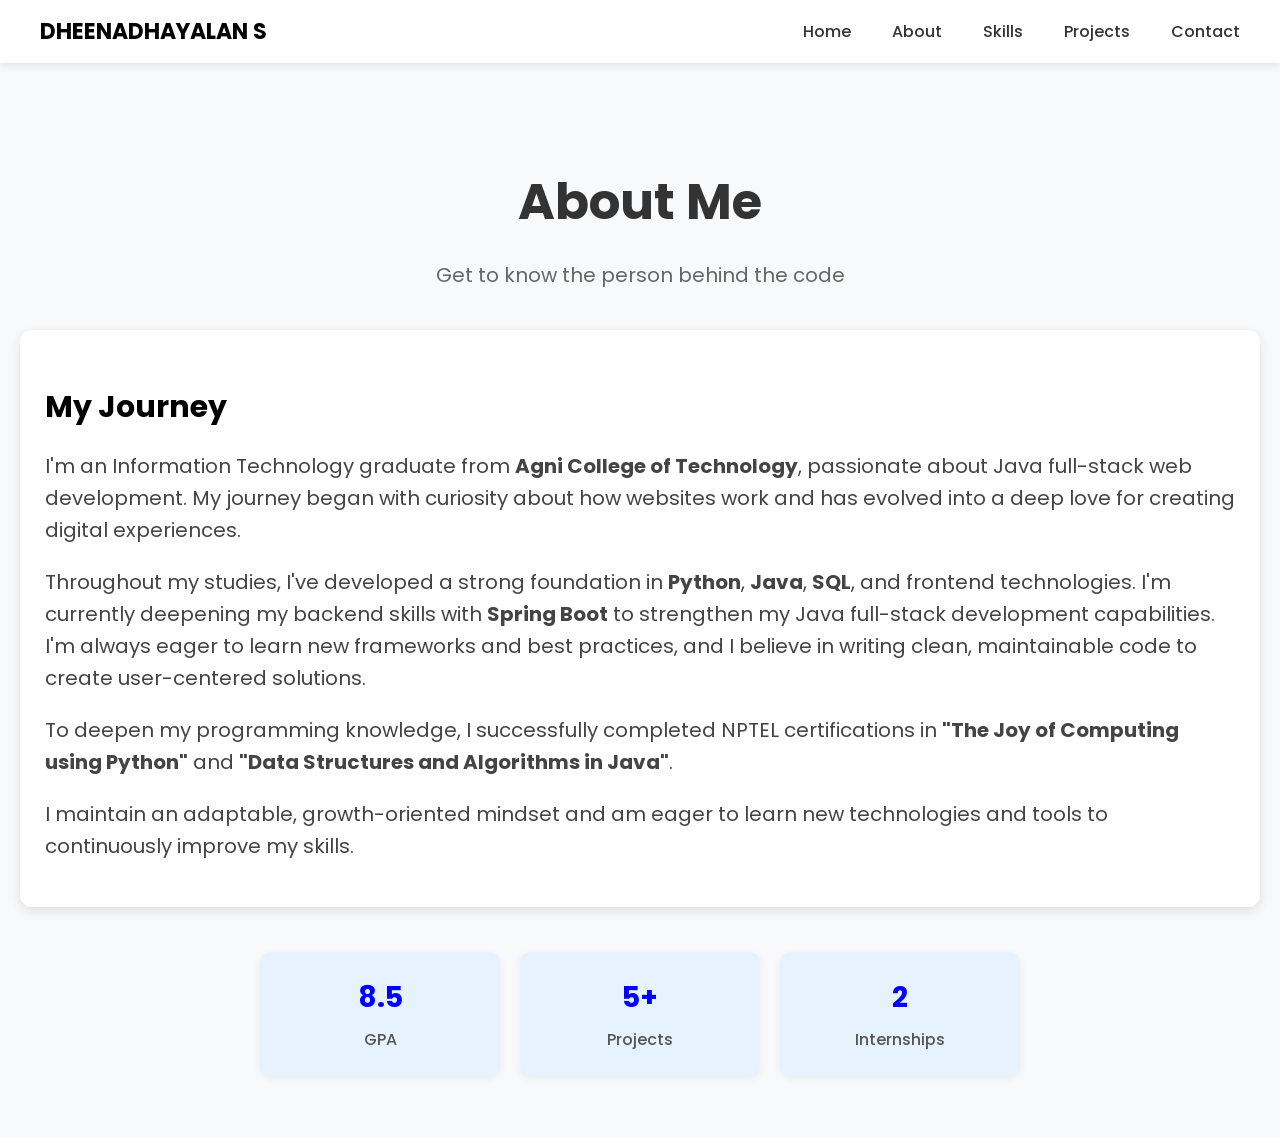
<file: about11.html>
<!DOCTYPE html>
<html lang="en">
<head>
  <meta charset="UTF-8" />
  <meta name="viewport" content="width=device-width, initial-scale=1.0"/>
  <title>About Me</title>
  <link href="https://fonts.googleapis.com/css2?family=Poppins:wght@400;600&display=swap" rel="stylesheet">
  <link rel="stylesheet" href="about11.css">
</head>
<body>

  
  <!-- Header -->
  <header class="site-header">
    <div class="nav-container">
      <div class="logo" onclick="scrollToSection('home')">DHEENADHAYALAN S</div>
      <!-- Hamburger (visible on mobile only) -->
       <div class="hamburger" onclick="toggleMenu()">
        ☰
      </div>

      <!-- Normal navigation (visible on desktop only) -->
      <nav class="nav-links" id="navLinks">
        <a href="index.html">Home</a>
        <a href="about11.html">About</a>
        <a href="skill1.html">Skills</a>
        <a href="project.html">Projects</a>
        <a href="contact.html">Contact</a>
      </nav>
   </div>
 </header>

  <!-- About Section -->
  <section id="about" class="about-section">
    <div class="container">
      <div class="text-center section-header">
        <h2>About Me</h2>
        <p>Get to know the person behind the code</p>
      </div>

      <div class="about-content full-width">
        <div class="card">
          <h3>My Journey</h3>
            <p>
              I'm an Information Technology graduate from <strong>Agni College of Technology</strong>, passionate about Java full-stack web development.
              My journey began with curiosity about how websites work and has evolved into a deep love
              for creating digital experiences.
            </p>
            <p>
              Throughout my studies, I've developed a strong foundation in <strong>Python</strong>, <strong>Java</strong>, <strong>SQL</strong>, and frontend technologies. I'm currently deepening my backend skills with <strong>Spring Boot</strong> to strengthen my Java full-stack development capabilities. I'm always eager to learn new frameworks and best practices, and I believe in writing clean, maintainable code to create user-centered solutions.
            </p>
            <p>
              To deepen my programming knowledge, I successfully completed NPTEL certifications in <strong>"The Joy of Computing using Python"</strong> and <strong>"Data Structures and Algorithms in Java"</strong>.
            </p>
            <p>
              I maintain an adaptable, growth-oriented mindset and am eager to learn new technologies and tools to continuously improve my skills.
            </p>

        </div>

        <br>

        <div class="stats-grid">
          <div class="stat-box">
            8.5
            <span>GPA</span>
          </div>
          <a href="project.html" class="no-underline"><div class="stat-box">
            5+
            <span>Projects</span>
          </div></a>
          <a href="intern.html" class="no-underline"> <div class="stat-box">
            2
            <span>Internships</span>
          </div></a>
        </div>
      </div>
    </div>
  </section>

  <script>
  function toggleMenu() {
    const nav = document.getElementById("navLinks");
    nav.classList.toggle("show");
  }
  </script>

</body>
</html>
</file>
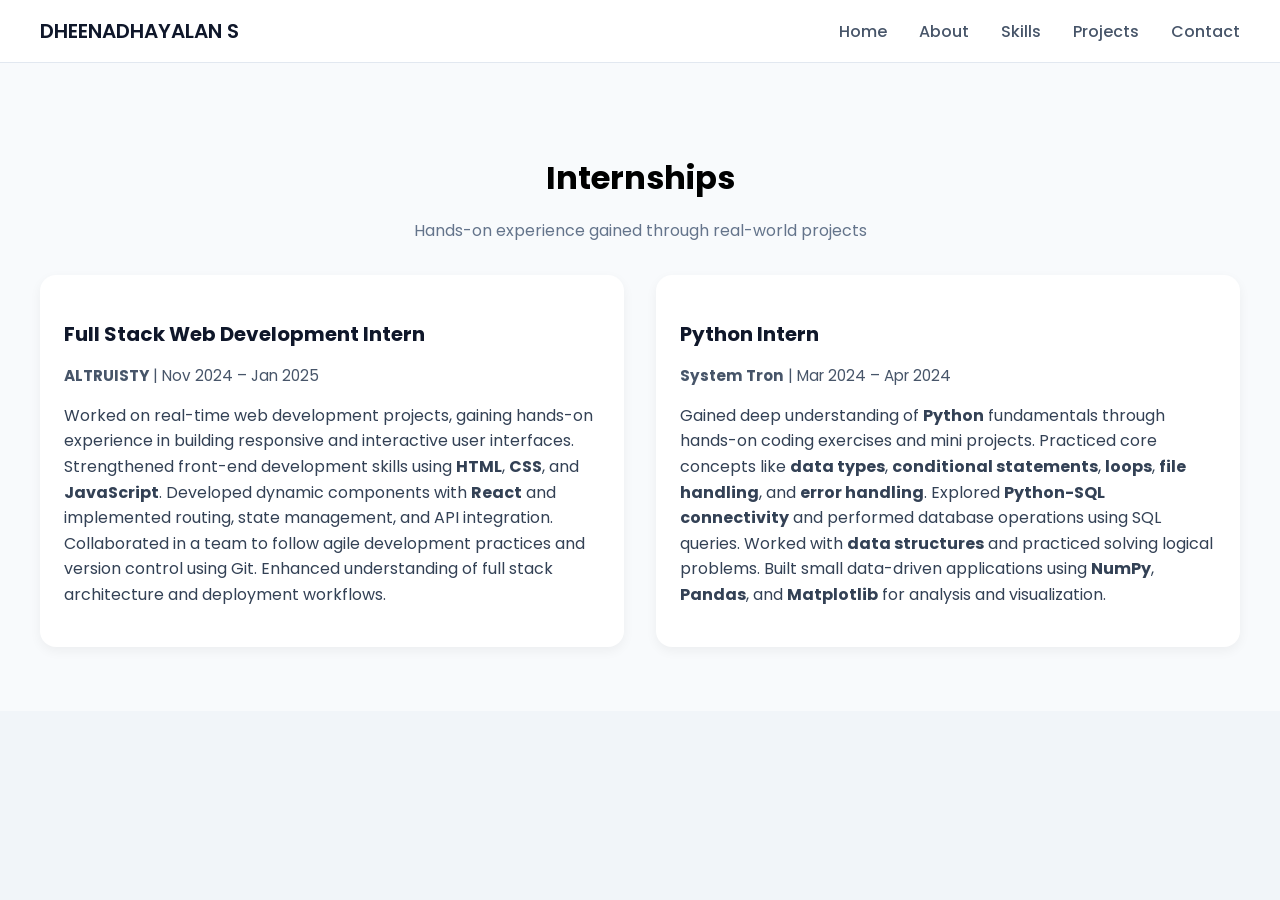
<file: intern.html>
<!DOCTYPE html>
<html lang="en">
<head>
  <meta charset="UTF-8" />
  <meta name="viewport" content="width=device-width, initial-scale=1.0"/>
  <title>Internships</title>
  <link rel="stylesheet" href="intern.css" />
  <link href="https://fonts.googleapis.com/css2?family=Poppins:wght@400;600&display=swap" rel="stylesheet">
</head>
<body>

  <!-- Header -->
  <header class="site-header">
    <div class="nav-container">
      <div class="logo" onclick="scrollToSection('home')">DHEENADHAYALAN S</div>
      <!-- Hamburger (visible on mobile only) -->
       <div class="hamburger" onclick="toggleMenu()">
        ☰
      </div>

      <!-- Normal navigation (visible on desktop only) -->
      <nav class="nav-links" id="navLinks">
        <a href="index.html">Home</a>
        <a href="about11.html">About</a>
        <a href="skill1.html">Skills</a>
        <a href="project.html">Projects</a>
        <a href="contact.html">Contact</a>
      </nav>
   </div>
 </header>

  <!-- Internship Section -->
  <section id="internships" class="internship-section">
    <div class="container">
      <div class="section-header">
        <h2>Internships</h2>
        <p>Hands-on experience gained through real-world projects</p>
      </div>

      <div class="internship-grid">

        <!-- Internship 1 -->
        <div class="internship-card">
          <h3> Full Stack Web Development Intern</strong></h3>
          <p class="company"> <strong>ALTRUISTY</strong> | Nov 2024 – Jan 2025</p>
          <p class="description">
            Worked on real-time web development projects, gaining hands-on experience in building responsive and interactive user interfaces.  
            Strengthened front-end development skills using <strong>HTML</strong>, <strong>CSS</strong>, and <strong>JavaScript</strong>.  
            Developed dynamic components with <strong>React</strong> and implemented routing, state management, and API integration.  
            Collaborated in a team to follow agile development practices and version control using Git.  
            Enhanced understanding of full stack architecture and deployment workflows.
        </p>

        </div>

        <!-- Internship 2 -->
        <div class="internship-card">
          <h3>Python Intern</h3>
          <p class="company"> <strong>System Tron</strong> | Mar 2024 – Apr 2024</p>
          <p class="description">
            Gained deep understanding of <strong>Python</strong> fundamentals through hands-on coding exercises and mini projects.  
            Practiced core concepts like <strong>data types</strong>, <strong>conditional statements</strong>, <strong>loops</strong>, <strong>file handling</strong>, and <strong>error handling</strong>.  
            Explored <strong>Python-SQL connectivity</strong> and performed database operations using SQL queries.  
            Worked with <strong>data structures</strong> and practiced solving logical problems.  
            Built small data-driven applications using <strong>NumPy</strong>, <strong>Pandas</strong>, and <strong>Matplotlib</strong> for analysis and visualization.
        </p>

        </div>

      </div>
    </div>
  </section>

  <script>
  function toggleMenu() {
    const nav = document.getElementById("navLinks");
    nav.classList.toggle("show");
  }
  </script>

</body>
</html>
</file>
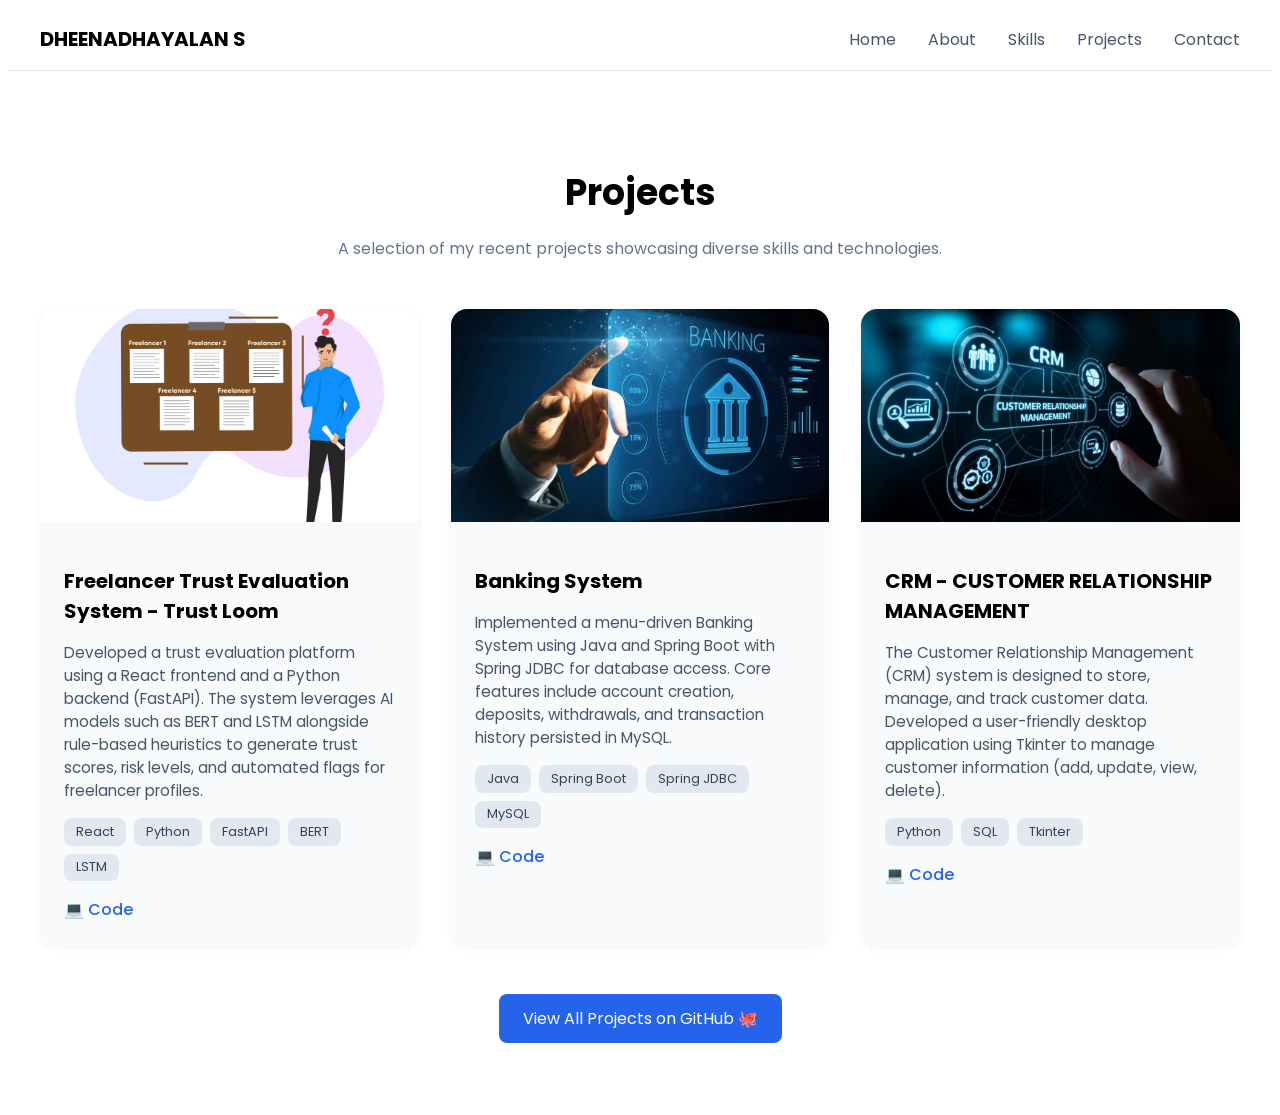
<file: project.html>
<!DOCTYPE html>
<html lang="en">
<head>
  <meta charset="UTF-8" />
  <meta name="viewport" content="width=device-width, initial-scale=1.0"/>
  <title>Projects </title>
  <link rel="stylesheet" href="project.css" />
  <link href="https://fonts.googleapis.com/css2?family=Poppins:wght@400;600&display=swap" rel="stylesheet">
  <style>
    * {
      font-family: 'Poppins', sans-serif;
    }
  </style>
</head>
<body>

  <!-- Header -->
  <header class="site-header">
    <div class="nav-container">
      <div class="logo" onclick="scrollToSection('home')">DHEENADHAYALAN S</div>
      <!-- Hamburger (visible on mobile only) -->
       <div class="hamburger" onclick="toggleMenu()">
        ☰
      </div>

      <!-- Normal navigation (visible on desktop only) -->
      <nav class="nav-links" id="navLinks">
        <a href="index.html">Home</a>
        <a href="about11.html">About</a>
        <a href="skill1.html">Skills</a>
        <a href="project.html">Projects</a>
        <a href="contact.html">Contact</a>
      </nav>
   </div>
 </header>

  <!-- Projects Section -->
  <section id="projects" class="projects-section">
    <div class="container">
      <div class="section-header">
        <h2>Projects</h2>
        <p>A selection of my recent projects showcasing diverse skills and technologies.</p>
      </div>

      <div class="projects-grid">

        <!-- Project Card 1 -->
        <div class="project-card">
          <div class="project-image" style="background-image: url(images/freelancer-trust.png);"></div>
          <div class="project-content">
            <h3>Freelancer Trust Evaluation System - Trust Loom</h3>
            <p>Developed a trust evaluation platform using a React frontend and a Python backend (FastAPI). The system leverages AI models such as BERT and LSTM alongside rule-based heuristics to generate trust scores, risk levels, and automated flags for freelancer profiles.</p>
            <div class="tech-tags">
              <span>React</span><span>Python</span><span>FastAPI</span><span>BERT</span><span>LSTM</span>
            </div>
            <div class="project-links">
              <a href="https://github.com/DHEENADHAYALAN07/REACT-NATIVE-PROJECT" target="_blank">💻 Code</a>
            </div>
          </div>
        </div>

        <!-- Project Card 2 -->
        <div class="project-card">
          <div class="project-image" style="background-image: url(images/banking-system.jpg);"></div>
          <div class="project-content">
            <h3>Banking System</h3>
            <p>Implemented a menu-driven Banking System using Java and Spring Boot with Spring JDBC for database access. Core features include account creation, deposits, withdrawals, and transaction history persisted in MySQL.</p>
            <div class="tech-tags">
              <span>Java</span><span>Spring Boot</span><span>Spring JDBC</span><span>MySQL</span>
            </div>
            <div class="project-links">
              <a href="https://github.com/DHEENADHAYALAN07/BANKING-SYSTEM" target="_blank">💻 Code</a>
            </div>
          </div>
        </div>
      

        <div class="project-card">
          <div class="project-image" style="background-image: url(images/customer-project.jpg);"></div>
          <div class="project-content">
            <h3>CRM - CUSTOMER RELATIONSHIP MANAGEMENT</h3>
            <p>The Customer Relationship Management (CRM) system is designed to store, manage, and track
            customer data. Developed a user-friendly desktop application using Tkinter to manage customer information (add, update, view, delete).</p>

            <div class="tech-tags">
              <span>Python</span>
              <span>SQL</span>
              <span>Tkinter</span>
            </div>
            <div class="project-links">
              <a href="https://github.com/DHEENADHAYALAN07/CRM-CUSTOMER-RELATIONSHIP-MANAGEMENT/blob/main/CRM.py" target="_blank">💻 Code</a>
            </div>
          </div>
        </div>

        <!-- Add more projects below in the same format -->

      </div>

      <div class="view-more">
        <button onclick="window.open('https://github.com/DHEENADHAYALAN07?tab=repositories', '_blank')">View All Projects on GitHub 🐙</button>
      </div>
    </div>
  </section>

  <script src="project.js"></script>

  <script>
  function toggleMenu() {
    const nav = document.getElementById("navLinks");
    nav.classList.toggle("show");
  }
  </script>
</body>
</html>
</file>
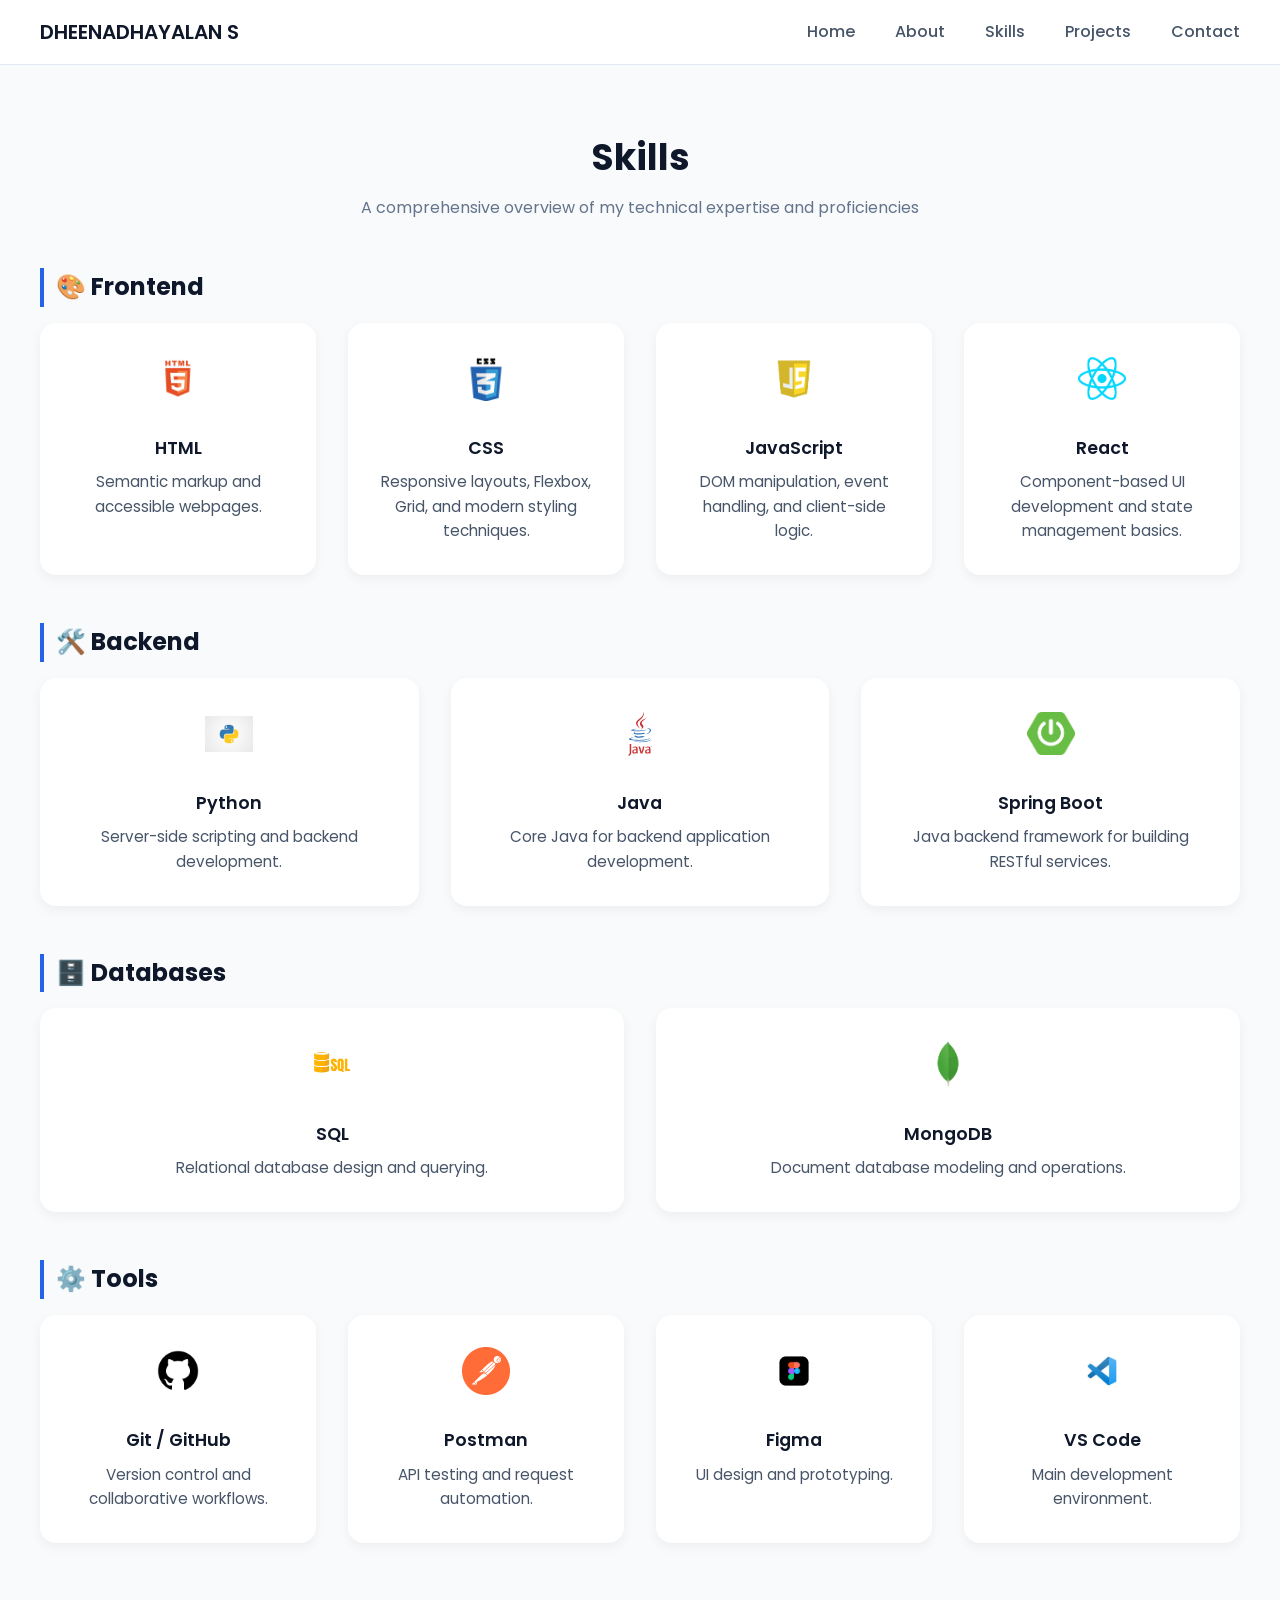
<file: skill1.html>
<!DOCTYPE html>
<html lang="en">
<head>
  <meta charset="UTF-8" />
  <meta name="viewport" content="width=device-width, initial-scale=1.0" />
  <title>Technical Skills</title>
  <link rel="stylesheet" href="skill1.css" />
  <link href="https://fonts.googleapis.com/css2?family=Poppins:wght@400;600&display=swap" rel="stylesheet" />
</head>
<body>

  <!-- Header -->
  <header class="site-header">
    <div class="nav-container">
      <div class="logo" onclick="scrollToSection('home')">DHEENADHAYALAN S</div>
      <!-- Hamburger (visible on mobile only) -->
       <div class="hamburger" onclick="toggleMenu()">
        ☰
      </div>

      <!-- Normal navigation (visible on desktop only) -->
      <nav class="nav-links" id="navLinks">
        <a href="index.html">Home</a>
        <a href="about11.html">About</a>
        <a href="skill1.html">Skills</a>
        <a href="project.html">Projects</a>
        <a href="contact.html">Contact</a>
      </nav>
   </div>
 </header>

  <!-- Skills Section -->
  <section class="skills-section">
    <div class="container">
      <h2 class="section-title">Skills</h2>
      <p class="section-subtitle">A comprehensive overview of my technical expertise and proficiencies</p>
      <!-- Frontend -->
      <h3 class="skill-category">🎨 Frontend</h3>
      <div class="skills-grid">
        <div class="skill-card">
          <img src="images/html-icon.png" alt="HTML" />
          <h4>HTML</h4>
          <p>Semantic markup and accessible webpages.</p>
        </div>

        <div class="skill-card">
          <img src="images/css-icon.png" alt="CSS" />
          <h4>CSS</h4>
          <p>Responsive layouts, Flexbox, Grid, and modern styling techniques.</p>
        </div>

        <div class="skill-card">
          <img src="images/js-icon.webp" alt="JavaScript" />
          <h4>JavaScript</h4>
          <p>DOM manipulation, event handling, and client-side logic.</p>
        </div>

        <div class="skill-card">
          <img src="images/react-icon.png" alt="React" />
          <h4>React</h4>
          <p>Component-based UI development and state management basics.</p>
        </div>
      </div>

      <!-- Backend -->
      <h3 class="skill-category">🛠️ Backend</h3>
      <div class="skills-grid">
        <div class="skill-card">
          <img src="images/python-icon.jpeg" alt="Python" />
          <h4>Python</h4>
          <p>Server-side scripting and backend development.</p>
        </div>

        <div class="skill-card">
          <img src="images/java-icon.svg" alt="Java" />
          <h4>Java</h4>
          <p>Core Java for backend application development.</p>
        </div>

        <div class="skill-card">
          <img src="images/spring-boot.png" alt="Spring Boot" />
          <h4>Spring Boot</h4>
          <p>Java backend framework for building RESTful services.</p>
        </div>
      </div>

      <!-- Databases -->
      <h3 class="skill-category">🗄️ Databases</h3>
      <div class="skills-grid">
        <div class="skill-card">
          <img src="images/sql-icon.png" alt="SQL" />
          <h4>SQL</h4>
          <p>Relational database design and querying.</p>
        </div>

        <div class="skill-card">
          <img src="images/mongo-db.png" alt="MongoDB" />
          <h4>MongoDB</h4>
          <p>Document database modeling and operations.</p>
        </div>
      </div>

      <!-- Tools -->
      <h3 class="skill-category">⚙️ Tools</h3>
      <div class="skills-grid">
        <div class="skill-card">
          <img src="images/github-icon.png" alt="Git" />
          <h4>Git / GitHub</h4>
          <p>Version control and collaborative workflows.</p>
        </div>

        <div class="skill-card">
          <img src="images/post-man.png" alt="Postman" />
          <h4>Postman</h4>
          <p>API testing and request automation.</p>
        </div>

        <div class="skill-card">
          <img src="images/figma-icon.webp" alt="Figma" />
          <h4>Figma</h4>
          <p>UI design and prototyping.</p>
        </div>

        <div class="skill-card">
          <img src="images/vs code-icon.jpeg" alt="Vs Code" />
          <h4>VS Code</h4>
          <p>Main development environment.</p>
        </div>
      </div>
    </div>
  </section>

  <script>
  function toggleMenu() {
    const nav = document.getElementById("navLinks");
    nav.classList.toggle("show");
  }
  </script>

</body>
</html>
</file>
<file: about11.css>
/* General Font */
body {
  font-family: "Poppins", sans-serif;
  margin: 0;
  padding: 0;
  background-color: #ffffff;
}

/* Header Section */
.site-header {
  background-color: #ffffff;
  padding: 15px 30px;
  box-shadow: 0 2px 8px rgba(0, 0, 0, 0.1);
  position: sticky;
  top: 0;
  z-index: 1000;
}

.nav-container {
  max-width: 1200px;
  margin: 0 auto;
  display: flex;
  justify-content: space-between;
  align-items: center;
}

.logo {
  font-size: 22px;
  font-weight: 700;
  color:rgb(0, 0, 0);
}

.nav-links a {
  margin-left: 25px;
  text-decoration: none;
  color: #333;
  font-weight: 500;
  font-size: 16px;
  transition: color 0.3s ease;
}

.nav-links a:hover {
  color: black;
}

/* About Section */
.about-section {
  padding: 60px 20px;
  background-color: #f8f9fa;
}

.container {
  max-width: 1250px;
  margin: auto;
}

/* Section Header */
.section-header {
  margin-bottom: 40px;
  text-align: center;
}

.section-header h2 {
  font-size: 50px;
  color: #333;
  margin-bottom: 10px;
}

.section-header p {
  font-size: 20px;
  color: #666;
}

/* Card Styling */
.card {
  background-color: #ffffff;
  padding: 25px;
  border-radius: 12px;
  box-shadow: 0 4px 12px rgba(0, 0, 0, 0.1);
}

.card h3 {
  font-size: 30px;
  margin-bottom: 15px;
  color:rgb(0, 0, 0);
}

.card p {
  font-size: 20px;
  line-height: 1.6;
  color: #444;
}

/* Stats Grid */
.stats-grid {
  display: flex;
  gap: 20px;
  justify-content: center;
  flex-wrap: wrap;
  margin-top: 20px;
}

.stat-box {
  background-color: #e6f3ff;
  border-radius: 10px;
  padding: 25px 20px;
  text-align: center;
  font-size: 28px;
  font-weight: bold;
  color: blue;
  min-width: 200px;
  box-shadow: 0 2px 8px rgba(0, 0, 0, 0.05);
}

.stat-box span {
  display: block;
  margin-top: 8px;
  font-size: 16px;
  font-weight: 500;
  color: #555;
  text-decoration: none;
}

.no-underline {
  text-decoration: none;
  color: black;
}


/* Responsive Styles */

/* ========== 📱 Mobile Dropdown Navigation ========== */

/* Hamburger Icon - hidden by default */
.hamburger {
  display: none;
  font-size: 1.75rem;
  cursor: pointer;
  color: #0f172a;
}

/* Only show hamburger on mobile */
@media (max-width: 768px) {
  .hamburger {
    display: block;
  }

  .nav-links {
    display: none;
    flex-direction: column;
    position: absolute;
    top: 70px;
    right: 1rem;
    background-color: #ffffff;
    padding: 1rem;
    border-radius: 0.5rem;
    box-shadow: 0 8px 16px rgba(0, 0, 0, 0.1);
    z-index: 999;
  }

  .nav-links.show {
    display: flex;
  }

  .nav-links a {
    margin: 0.5rem 0;
    font-size: 1rem;
  }
}

/* Desktop always shows nav horizontally */
@media (min-width: 769px) {
  .nav-links {
    display: flex !important;
    position: static;
    flex-direction: row;
    gap: 1rem;
    background: none;
    padding: 0;
    box-shadow: none;
  }
}
</file>
<file: intern.css>
/* General Styles */
* {
  font-family: "Poppins", sans-serif;
  box-sizing: border-box;
}
body {
  margin: 0;
  background: #f1f5f9;
}

/* Header */
.site-header {
  position: sticky;
  top: 0;
  background: #fff;
  padding: 1rem;
  border-bottom: 1px solid #e2e8f0;
  z-index: 1000;
}
.nav-container {
  max-width: 1200px;
  margin: auto;
  display: flex;
  justify-content: space-between;
  align-items: center;
}
.logo {
  font-weight: 600;
  font-size: 1.25rem;
  color: #0f172a;
  cursor: pointer;
}
.nav-links a {
  margin-left: 1rem;
  text-decoration: none;
  color: #475569;
  font-weight: 500;
}
.nav-links a:hover {
  color: #2563eb;
}

/* Internship Section */
.internship-section {
  padding: 4rem 1rem;
  background: #f8fafc;
}
.container {
  max-width: 1200px;
  margin: 0 auto;
}
.section-header {
  text-align: center;
  margin-bottom: 2rem;
}
.section-header h2 {
  font-size: 2rem;
  margin-bottom: 0.5rem;
}
.section-header p {
  font-size: 1rem;
  color: #64748b;
}
.internship-grid {
  display: grid;
  gap: 2rem;
  grid-template-columns: 1fr;
}
@media (min-width: 768px) {
  .internship-grid {
    grid-template-columns: 1fr 1fr;
  }
}
.internship-card {
  background: #ffffff;
  padding: 1.5rem;
  border-radius: 1rem;
  box-shadow: 0 4px 12px rgba(0, 0, 0, 0.05);
  transition: transform 0.2s;
}
.internship-card:hover {
  transform: translateY(-5px);
}
.internship-card h3 {
  margin-bottom: 0.5rem;
  font-size: 1.25rem;
  color: #0f172a;
}
.internship-card .company {
  font-size: 0.95rem;
  color: #475569;
  margin-bottom: 1rem;
}
.internship-card .description {
  font-size: 1rem;
  color: #334155;
  line-height: 1.6;
}


/* Responsive Styles */

/* ========== 📱 Mobile Dropdown Navigation ========== */

/* Hamburger Icon - hidden by default */
.hamburger {
  display: none;
  font-size: 1.75rem;
  cursor: pointer;
  color: #0f172a;
}

/* Only show hamburger on mobile */
@media (max-width: 768px) {
  .hamburger {
    display: block;
  }

  .nav-links {
    display: none;
    flex-direction: column;
    position: absolute;
    top: 70px;
    right: 1rem;
    background-color: #ffffff;
    padding: 1rem;
    border-radius: 0.5rem;
    box-shadow: 0 8px 16px rgba(0, 0, 0, 0.1);
    z-index: 999;
  }

  .nav-links.show {
    display: flex;
  }

  .nav-links a {
    margin: 0.5rem 0;
    font-size: 1rem;
  }
}

/* Desktop always shows nav horizontally */
@media (min-width: 769px) {
  .nav-links {
    display: flex !important;
    position: static;
    flex-direction: row;
    gap: 1rem;
    background: none;
    padding: 0;
    box-shadow: none;
  }
}
</file>
<file: project.css>
/* Header */
.site-header {
  position: sticky;
  top: 0;
  background: white;
  border-bottom: 1px solid #e2e8f0;
  z-index: 1000;
}
.nav-container {
  max-width: 1200px;
  margin: 0 auto;
  padding: 1rem;
  display: flex;
  justify-content: space-between;
  align-items: center;
}
.logo {
  font-weight: bold;
  font-size: 1.25rem;
  cursor: pointer;
}
.nav-links a {
  margin-left: 1rem;
  text-decoration: none;
  color: #475569;
}
.nav-links a:hover {
  color: #2563eb;
}

/* Projects Section */
.projects-section {
  background: #fff;
  padding: 4rem 1rem;
}
.container {
  max-width: 1200px;
  margin: 0 auto;
}
.section-header {
  text-align: center;
  margin-bottom: 3rem;
}
.section-header h2 {
  font-size: 2.25rem;
  margin-bottom: 1rem;
}
.section-header p {
  color: #64748b;
  font-size: 1rem;
}

/* Project Cards */
.projects-grid {
  display: grid;
  gap: 2rem;
  grid-template-columns: 1fr;
}
@media (min-width: 768px) {
  .projects-grid {
    grid-template-columns: repeat(2, 1fr);
  }
}
@media (min-width: 1024px) {
  .projects-grid {
    grid-template-columns: repeat(3, 1fr);
  }
}

.project-card {
  background: #f8fafc;
  border-radius: 1rem;
  overflow: hidden;
  box-shadow: 0 2px 8px rgba(0, 0, 0, 0.05);
  transition: transform 0.3s ease;
}
.project-card:hover {
  transform: translateY(-4px);
}
.project-image {
  background-size: cover;
  background-position: center;
  aspect-ratio: 16/9;
}
.project-content {
  padding: 1.5rem;
}
.project-content h3 {
  font-size: 1.25rem;
  margin-bottom: 0.5rem;
}
.project-content p {
  color: #475569;
  font-size: 0.95rem;
  margin-bottom: 1rem;
}
.tech-tags {
  display: flex;
  flex-wrap: wrap;
  gap: 0.5rem;
  margin-bottom: 1rem;
}
.tech-tags span {
  background: #e2e8f0;
  padding: 0.3rem 0.75rem;
  font-size: 0.8rem;
  border-radius: 0.5rem;
  color: #334155;
}
.project-links a {
  margin-right: 1rem;
  color: #2563eb;
  text-decoration: none;
  font-weight: 500;
}
.project-links a:hover {
  text-decoration: underline;
}

/* View More Button */
.view-more {
  text-align: center;
  margin-top: 3rem;
}
.view-more button {
  padding: 0.75rem 1.5rem;
  background: #2563eb;
  color: white;
  border: none;
  border-radius: 0.5rem;
  font-size: 1rem;
  cursor: pointer;
}
.view-more button:hover {
  background: #1e40af;
}


/* Responsive Styles */

/* ========== 📱 Mobile Dropdown Navigation ========== */

/* Hamburger Icon - hidden by default */
.hamburger {
  display: none;
  font-size: 1.75rem;
  cursor: pointer;
  color: #0f172a;
}

/* Only show hamburger on mobile */
@media (max-width: 768px) {
  .hamburger {
    display: block;
  }

  .nav-links {
    display: none;
    flex-direction: column;
    position: absolute;
    top: 70px;
    right: 1rem;
    background-color: #ffffff;
    padding: 1rem;
    border-radius: 0.5rem;
    box-shadow: 0 8px 16px rgba(0, 0, 0, 0.1);
    z-index: 999;
  }

  .nav-links.show {
    display: flex;
  }

  .nav-links a {
    margin: 0.5rem 0;
    font-size: 1rem;
  }
}

/* Desktop always shows nav horizontally */
@media (min-width: 769px) {
  .nav-links {
    display: flex !important;
    position: static;
    flex-direction: row;
    gap: 1rem;
    background: none;
    padding: 0;
    box-shadow: none;
  }
}
</file>
<file: skill1.css>
/* Base Reset */
* {
  margin: 0;
  padding: 0;
  box-sizing: border-box;
  font-family: 'Poppins', sans-serif;
}

body {
  background-color: #f8fafc;
  color: #0f172a;
  line-height: 1.6;
}

/* Header */
.site-header {
  position: sticky;
  top: 0;
  background: white;
  border-bottom: 1px solid #e2e8f0;
  padding: 1rem;
  z-index: 1000;
}

.nav-container {
  max-width: 1200px;
  margin: auto;
  display: flex;
  justify-content: space-between;
  align-items: center;
}

.logo {
  font-size: 1.25rem;
  font-weight: 600;
  color: #0f172a;
}

.nav-links a {
  margin-left: 1.5rem;
  text-decoration: none;
  color: #475569;
  font-weight: 500;
  transition: color 0.3s ease;
}

.nav-links a.active,
.nav-links a:hover {
  color: #2563eb;
}

/* Skills Section */
.skills-section {
  padding: 4rem 1rem;
}

.container {
  max-width: 1200px;
  margin: 0 auto;
}

.section-title {
  font-size: 2.25rem;
  text-align: center;
  margin-bottom: 0.5rem;
}

.section-subtitle {
  text-align: center;
  font-size: 1rem;
  color: #64748b;
  margin-bottom: 3rem;
}

/* Category Headings */
.skill-category {
  font-size: 1.5rem;
  color: #0f172a;
  margin-top: 3rem;
  margin-bottom: 1rem;
  border-left: 4px solid #2563eb;
  padding-left: 0.75rem;
}

/* Skills Grid */
.skills-grid {
  display: grid;
  grid-template-columns: repeat(auto-fit, minmax(240px, 1fr));
  gap: 2rem;
  margin-bottom: 2rem;
}

/* Skill Card */
.skill-card {
  background: #ffffff;
  padding: 2rem;
  border-radius: 1rem;
  box-shadow: 0 4px 12px rgba(0, 0, 0, 0.05);
  text-align: center;
  transition: transform 0.3s ease, box-shadow 0.3s ease;
}

.skill-card:hover {
  transform: translateY(-6px);
  box-shadow: 0 8px 20px rgba(0, 0, 0, 0.08);
}

.skill-card img {
  width: 48px;
  height: 48px;
  margin-bottom: 1rem;
  object-fit: contain;
}

.skill-card h4 {
  font-size: 1.1rem;
  font-weight: 600;
  margin: 0.5rem 0;
  color: #0f172a;
}

.skill-card p {
  font-size: 0.95rem;
  color: #475569;
  margin-top: 0.25rem;
}


/* Responsive Styles */

/* ========== 📱 Mobile Dropdown Navigation ========== */

/* Hamburger Icon - hidden by default */
.hamburger {
  display: none;
  font-size: 1.75rem;
  cursor: pointer;
  color: #0f172a;
}

/* Only show hamburger on mobile */
@media (max-width: 768px) {
  .hamburger {
    display: block;
  }

  .nav-links {
    display: none;
    flex-direction: column;
    position: absolute;
    top: 70px;
    right: 1rem;
    background-color: #ffffff;
    padding: 1rem;
    border-radius: 0.5rem;
    box-shadow: 0 8px 16px rgba(0, 0, 0, 0.1);
    z-index: 999;
  }

  .nav-links.show {
    display: flex;
  }

  .nav-links a {
    margin: 0.5rem 0;
    font-size: 1rem;
  }
}

/* Desktop always shows nav horizontally */
@media (min-width: 769px) {
  .nav-links {
    display: flex !important;
    position: static;
    flex-direction: row;
    gap: 1rem;
    background: none;
    padding: 0;
    box-shadow: none;
  }
}
</file>
